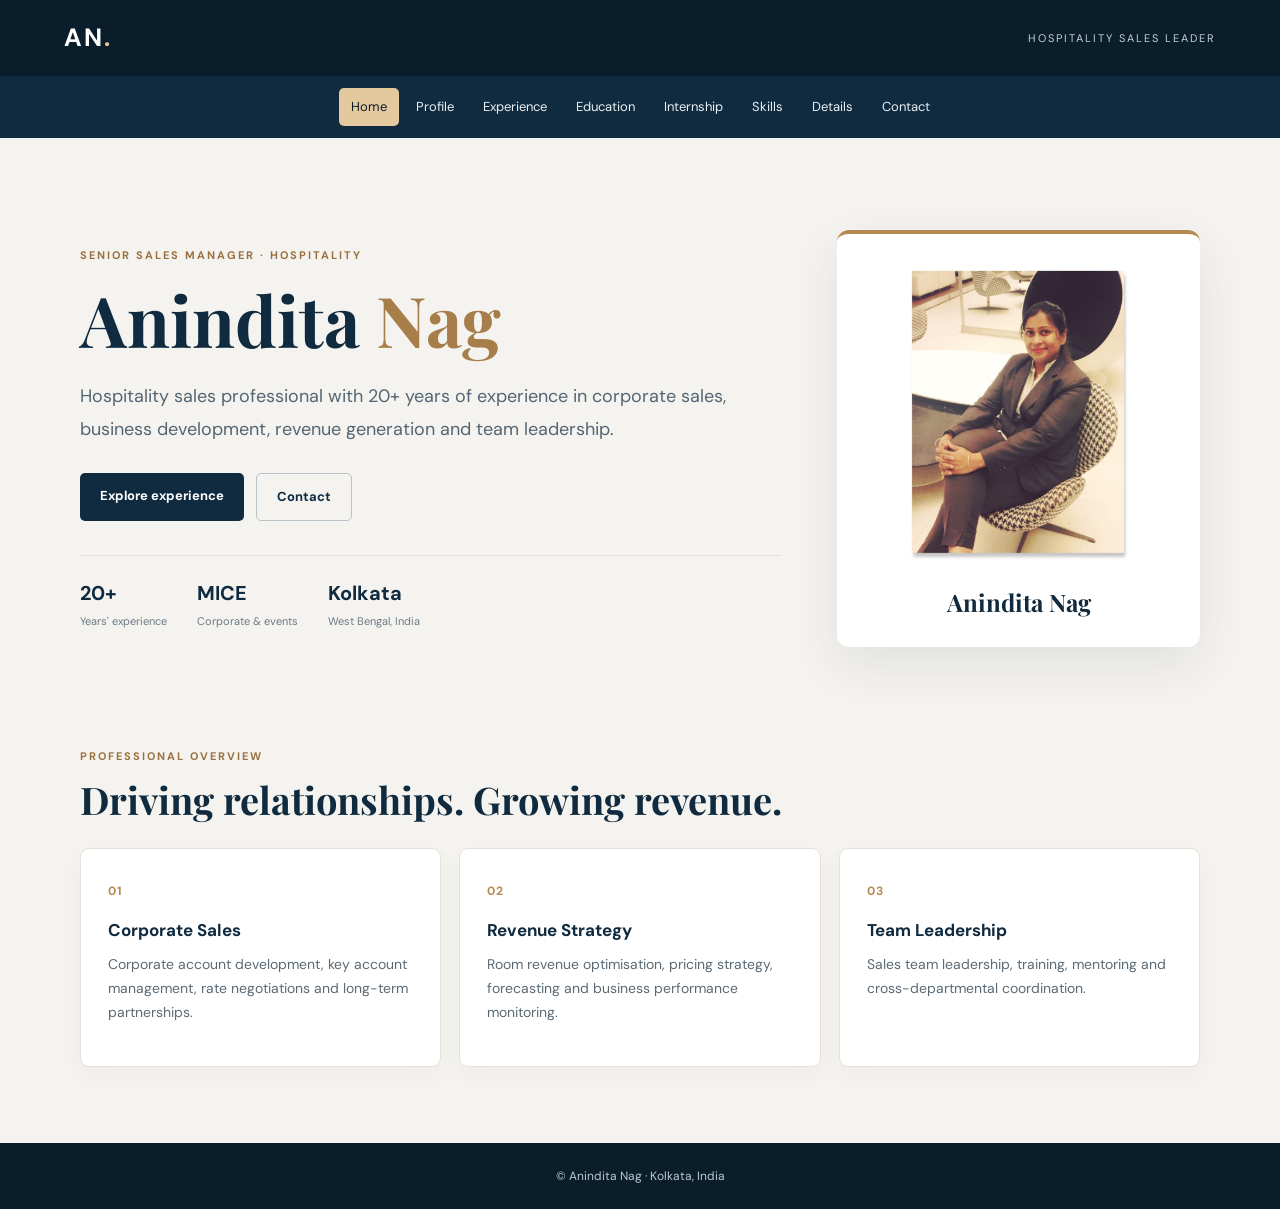
<file: anindita_cv_website/index.html>
<!DOCTYPE html>
<html lang="en">
<head>
  <meta charset="UTF-8">
  <meta name="viewport" content="width=device-width, initial-scale=1.0">
  <meta name="description" content="Professional hospitality sales profile of Anindita Nag.">
  <title>Home | Anindita Nag</title>
  <link rel="stylesheet" href="style.css">
</head>
<body>
  <header class="topbar">
    <a class="brand" href="index.html">AN<span>.</span></a>
    <div class="topbar-caption">HOSPITALITY SALES LEADER</div>
  </header>
  
<nav class="site-nav" aria-label="Main navigation">
  <a href="index.html" aria-current="page">Home</a>
  <a href="qualities.html">Profile</a>
  <a href="experience.html">Experience</a>
  <a href="academics.html">Education</a>
  <a href="internship.html">Internship</a>
  <a href="skills.html">Skills</a>
  <a href="details.html">Details</a>
  <a href="contact.html">Contact</a>
</nav>

  <main class="container">
    
<section class="hero">
  <div class="hero-copy">
    <p class="eyebrow">SENIOR SALES MANAGER · HOSPITALITY</p>
    <h1>Anindita <span>Nag</span></h1>
    <p class="lead">Hospitality sales professional with 20+ years of experience in corporate sales, business development, revenue generation and team leadership.</p>
    <div class="hero-actions">
      <a class="button button-primary" href="experience.html">Explore experience</a>
      <a class="button button-outline" href="contact.html">Contact</a>
    </div>
    <div class="quick-facts">
      <div><strong>20+</strong><span>Years' experience</span></div>
      <div><strong>MICE</strong><span>Corporate & events</span></div>
      <div><strong>Kolkata</strong><span>West Bengal, India</span></div>
    </div>
  </div>
  <div class="profile-card">
    <img src="images/replace-with-your-photo.jpg"
         alt="Anindita Nag" height = 300>

    <h2>Anindita Nag</h2>
</div>
</section>
<section class="section">
  <div class="section-heading">
    <p class="eyebrow">PROFESSIONAL OVERVIEW</p>
    <h2>Driving relationships. Growing revenue.</h2>
  </div>
  <div class="feature-grid">
    <article class="feature-card"><span class="feature-number">01</span><h3>Corporate Sales</h3><p>Corporate account development, key account management, rate negotiations and long-term partnerships.</p></article>
    <article class="feature-card"><span class="feature-number">02</span><h3>Revenue Strategy</h3><p>Room revenue optimisation, pricing strategy, forecasting and business performance monitoring.</p></article>
    <article class="feature-card"><span class="feature-number">03</span><h3>Team Leadership</h3><p>Sales team leadership, training, mentoring and cross-departmental coordination.</p></article>
  </div>
</section>

  </main>
  <footer class="footer">
    <p>© Anindita Nag · Kolkata, India</p>
  </footer>
</body>
</html>
</file>
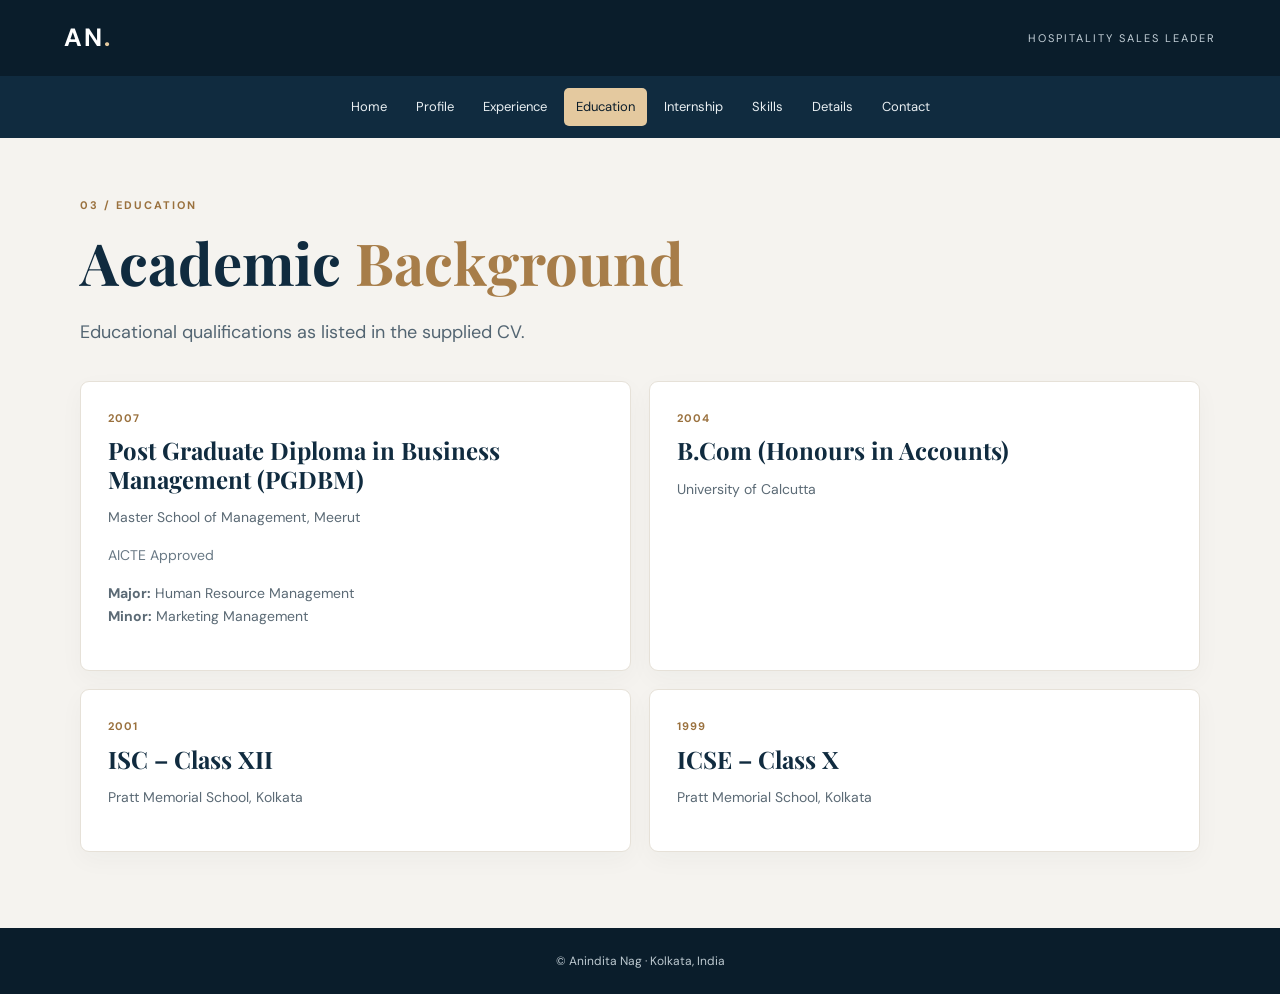
<file: anindita_cv_website/academics.html>
<!DOCTYPE html>
<html lang="en">
<head>
  <meta charset="UTF-8">
  <meta name="viewport" content="width=device-width, initial-scale=1.0">
  <meta name="description" content="Professional hospitality sales profile of Anindita Nag.">
  <title>Academic Background | Anindita Nag</title>
  <link rel="stylesheet" href="style.css">
</head>
<body>
  <header class="topbar">
    <a class="brand" href="index.html">AN<span>.</span></a>
    <div class="topbar-caption">HOSPITALITY SALES LEADER</div>
  </header>
  
<nav class="site-nav" aria-label="Main navigation">
  <a href="index.html">Home</a>
  <a href="qualities.html">Profile</a>
  <a href="experience.html">Experience</a>
  <a href="academics.html" aria-current="page">Education</a>
  <a href="internship.html">Internship</a>
  <a href="skills.html">Skills</a>
  <a href="details.html">Details</a>
  <a href="contact.html">Contact</a>
</nav>

  <main class="container">
    
<section class="page-intro"><p class="eyebrow">03 / EDUCATION</p><h1>Academic <span>Background</span></h1><p class="lead">Educational qualifications as listed in the supplied CV.</p></section>
<div class="education-grid">
<article class="content-card"><p class="date">2007</p><h2>Post Graduate Diploma in Business Management (PGDBM)</h2><p>Master School of Management, Meerut</p><p class="muted">AICTE Approved</p><p><strong>Major:</strong> Human Resource Management<br><strong>Minor:</strong> Marketing Management</p></article>
<article class="content-card"><p class="date">2004</p><h2>B.Com (Honours in Accounts)</h2><p>University of Calcutta</p></article>
<article class="content-card"><p class="date">2001</p><h2>ISC – Class XII</h2><p>Pratt Memorial School, Kolkata</p></article>
<article class="content-card"><p class="date">1999</p><h2>ICSE – Class X</h2><p>Pratt Memorial School, Kolkata</p></article>
</div>

  </main>
  <footer class="footer">
    <p>© Anindita Nag · Kolkata, India</p>
  </footer>
</body>
</html>
</file>
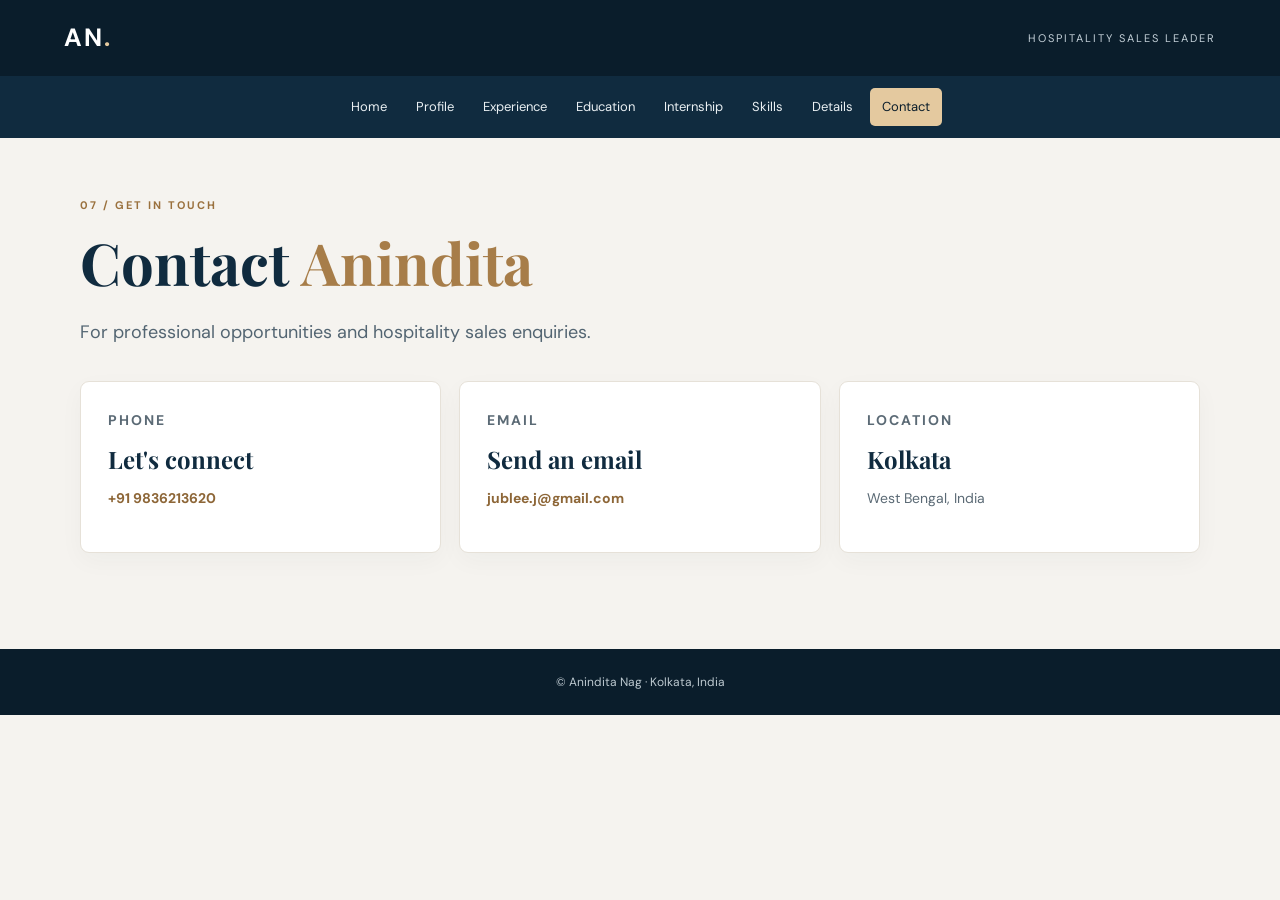
<file: anindita_cv_website/contact.html>
<!DOCTYPE html>
<html lang="en">
<head>
  <meta charset="UTF-8">
  <meta name="viewport" content="width=device-width, initial-scale=1.0">
  <meta name="description" content="Professional hospitality sales profile of Anindita Nag.">
  <title>Contact | Anindita Nag</title>
  <link rel="stylesheet" href="style.css">
</head>
<body>
  <header class="topbar">
    <a class="brand" href="index.html">AN<span>.</span></a>
    <div class="topbar-caption">HOSPITALITY SALES LEADER</div>
  </header>
  
<nav class="site-nav" aria-label="Main navigation">
  <a href="index.html">Home</a>
  <a href="qualities.html">Profile</a>
  <a href="experience.html">Experience</a>
  <a href="academics.html">Education</a>
  <a href="internship.html">Internship</a>
  <a href="skills.html">Skills</a>
  <a href="details.html">Details</a>
  <a href="contact.html" aria-current="page">Contact</a>
</nav>

  <main class="container">
    
<section class="page-intro"><p class="eyebrow">07 / GET IN TOUCH</p><h1>Contact <span>Anindita</span></h1><p class="lead">For professional opportunities and hospitality sales enquiries.</p></section>
<div class="contact-grid">
<article class="content-card"><p class="eyebrow">PHONE</p><h2>Let's connect</h2><p><a class="contact-link" href="tel:+919836213620">+91 9836213620</a></p></article>
<article class="content-card"><p class="eyebrow">EMAIL</p><h2>Send an email</h2><p><a class="contact-link" href="mailto:jublee.j@gmail.com">jublee.j@gmail.com</a></p></article>
<article class="content-card"><p class="eyebrow">LOCATION</p><h2>Kolkata</h2><p>West Bengal, India</p></article>
</div>

  </main>
  <footer class="footer">
    <p>© Anindita Nag · Kolkata, India</p>
  </footer>
</body>
</html>
</file>
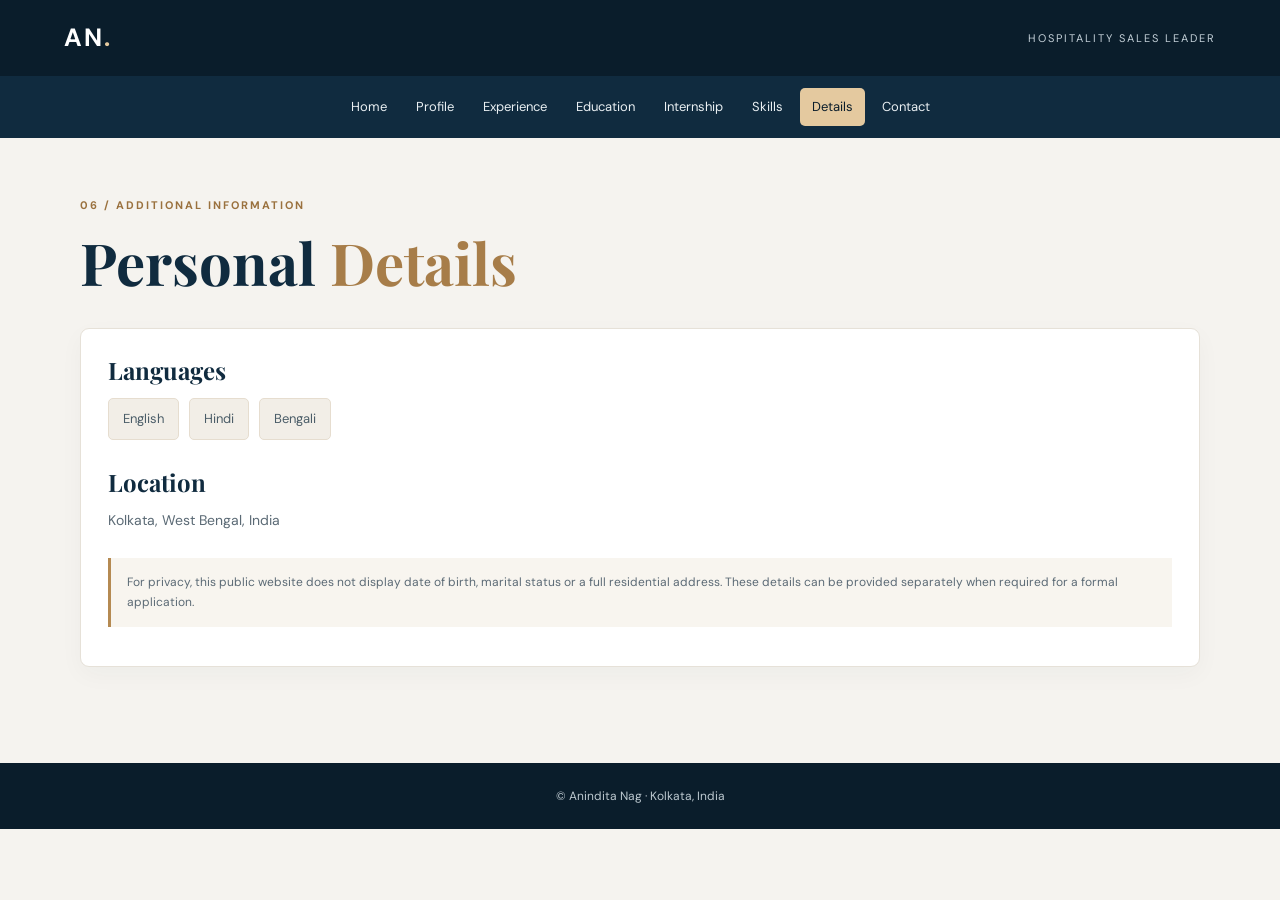
<file: anindita_cv_website/details.html>
<!DOCTYPE html>
<html lang="en">
<head>
  <meta charset="UTF-8">
  <meta name="viewport" content="width=device-width, initial-scale=1.0">
  <meta name="description" content="Professional hospitality sales profile of Anindita Nag.">
  <title>Personal Details | Anindita Nag</title>
  <link rel="stylesheet" href="style.css">
</head>
<body>
  <header class="topbar">
    <a class="brand" href="index.html">AN<span>.</span></a>
    <div class="topbar-caption">HOSPITALITY SALES LEADER</div>
  </header>
  
<nav class="site-nav" aria-label="Main navigation">
  <a href="index.html">Home</a>
  <a href="qualities.html">Profile</a>
  <a href="experience.html">Experience</a>
  <a href="academics.html">Education</a>
  <a href="internship.html">Internship</a>
  <a href="skills.html">Skills</a>
  <a href="details.html" aria-current="page">Details</a>
  <a href="contact.html">Contact</a>
</nav>

  <main class="container">
    
<section class="page-intro"><p class="eyebrow">06 / ADDITIONAL INFORMATION</p><h1>Personal <span>Details</span></h1></section>
<section class="content-card">
<h2>Languages</h2><div class="tag-list"><span>English</span><span>Hindi</span><span>Bengali</span></div>
<h2 class="subheading">Location</h2><p>Kolkata, West Bengal, India</p>
<p class="privacy-note">For privacy, this public website does not display date of birth, marital status or a full residential address. These details can be provided separately when required for a formal application.</p>
</section>

  </main>
  <footer class="footer">
    <p>© Anindita Nag · Kolkata, India</p>
  </footer>
</body>
</html>
</file>
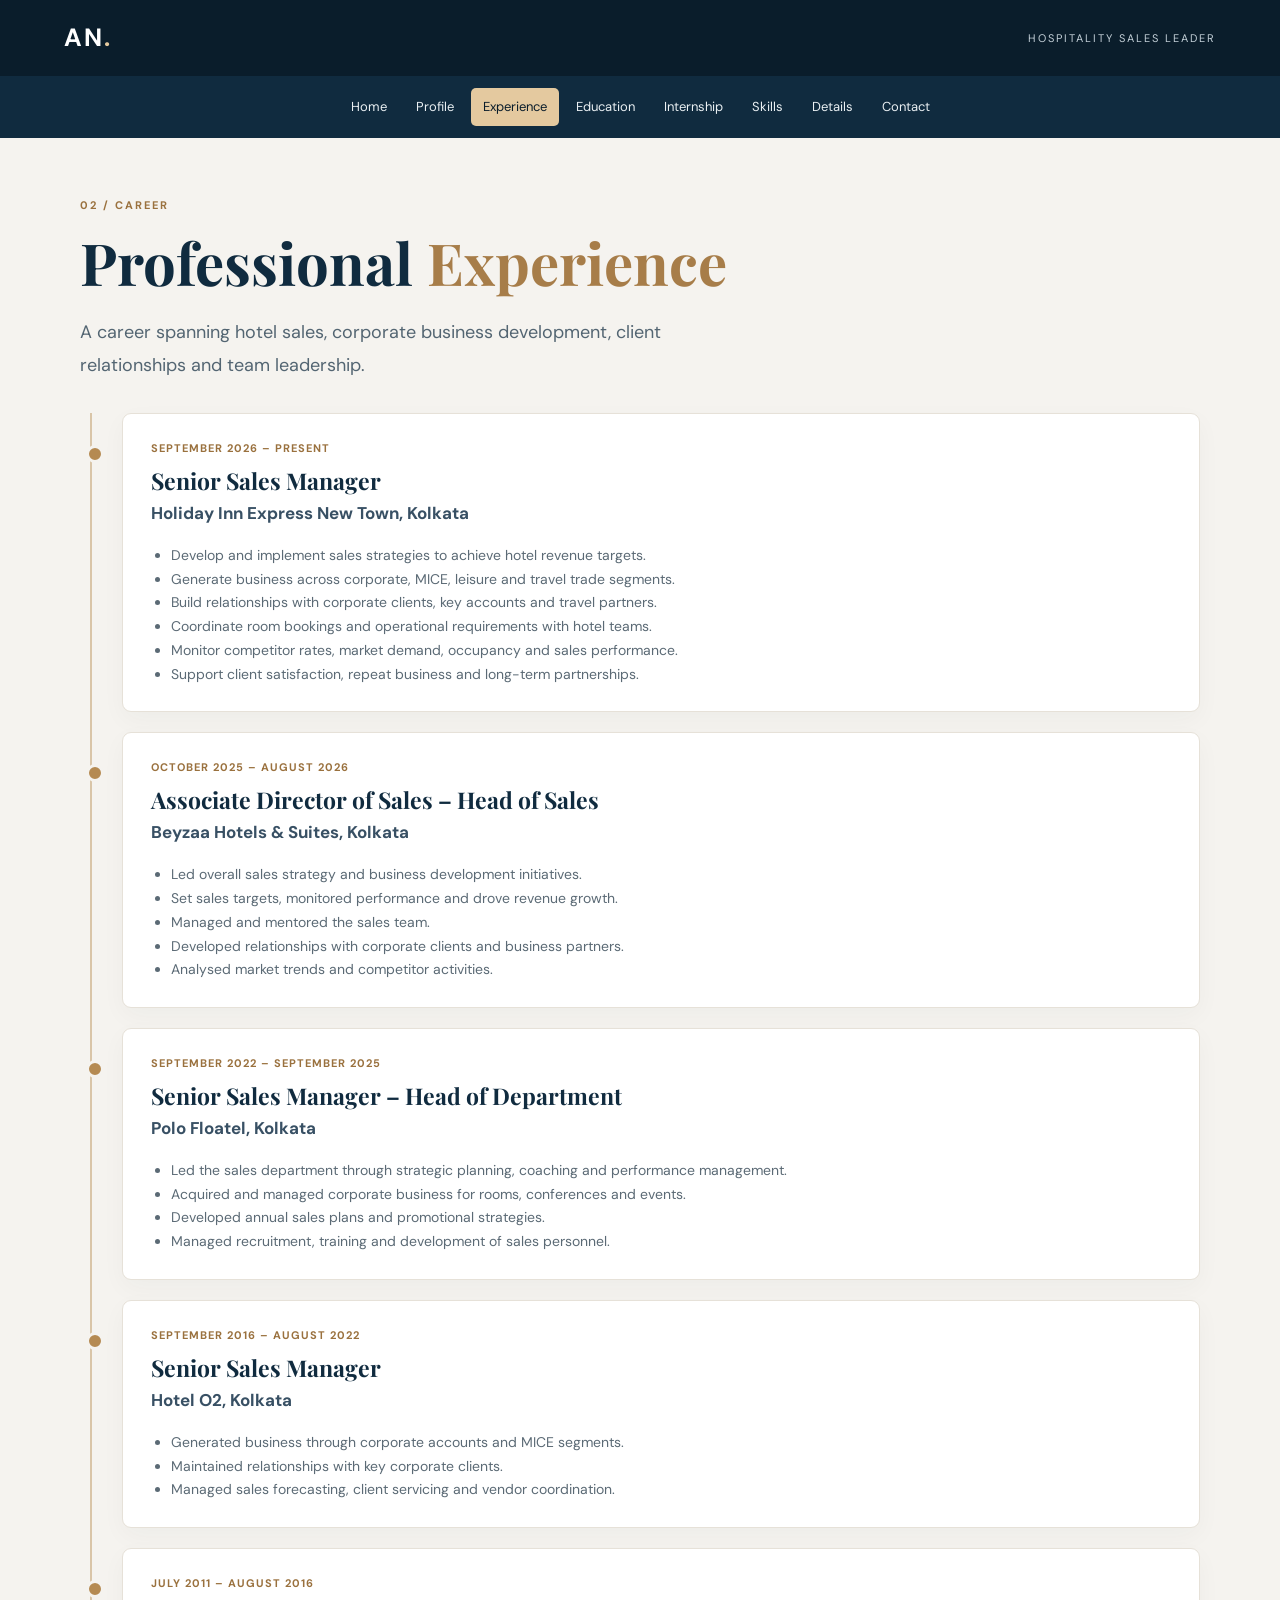
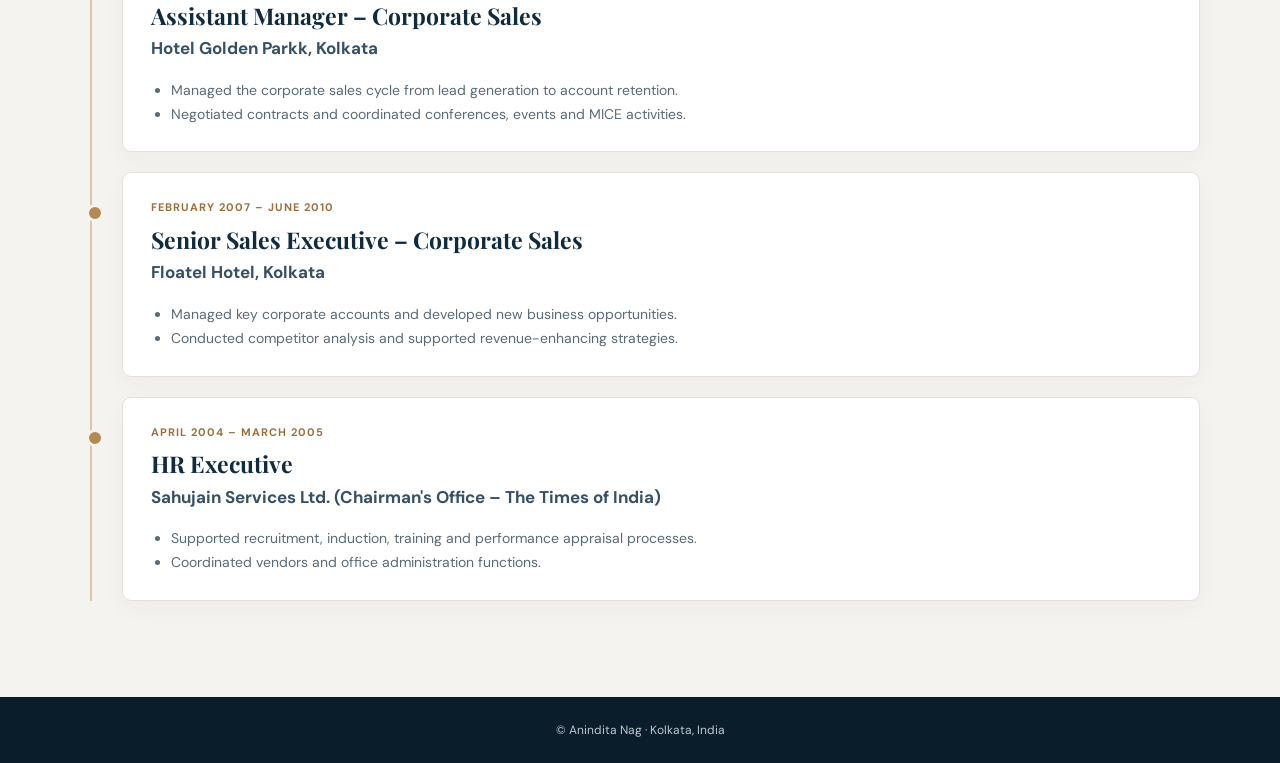
<file: anindita_cv_website/experience.html>
<!DOCTYPE html>
<html lang="en">
<head>
  <meta charset="UTF-8">
  <meta name="viewport" content="width=device-width, initial-scale=1.0">
  <meta name="description" content="Professional hospitality sales profile of Anindita Nag.">
  <title>Professional Experience | Anindita Nag</title>
  <link rel="stylesheet" href="style.css">
</head>
<body>
  <header class="topbar">
    <a class="brand" href="index.html">AN<span>.</span></a>
    <div class="topbar-caption">HOSPITALITY SALES LEADER</div>
  </header>
  
<nav class="site-nav" aria-label="Main navigation">
  <a href="index.html">Home</a>
  <a href="qualities.html">Profile</a>
  <a href="experience.html" aria-current="page">Experience</a>
  <a href="academics.html">Education</a>
  <a href="internship.html">Internship</a>
  <a href="skills.html">Skills</a>
  <a href="details.html">Details</a>
  <a href="contact.html">Contact</a>
</nav>

  <main class="container">
    
<section class="page-intro"><p class="eyebrow">02 / CAREER</p><h1>Professional <span>Experience</span></h1>
<p class="lead">A career spanning hotel sales, corporate business development, client relationships and team leadership.</p></section>
<div class="timeline">
<article class="timeline-item"><p class="date">September 2026 – Present</p><h2>Senior Sales Manager</h2><h3>Holiday Inn Express New Town, Kolkata</h3>
<ul><li>Develop and implement sales strategies to achieve hotel revenue targets.</li><li>Generate business across corporate, MICE, leisure and travel trade segments.</li><li>Build relationships with corporate clients, key accounts and travel partners.</li><li>Coordinate room bookings and operational requirements with hotel teams.</li><li>Monitor competitor rates, market demand, occupancy and sales performance.</li><li>Support client satisfaction, repeat business and long-term partnerships.</li></ul></article>
<article class="timeline-item"><p class="date">October 2025 – August 2026</p><h2>Associate Director of Sales – Head of Sales</h2><h3>Beyzaa Hotels & Suites, Kolkata</h3>
<ul><li>Led overall sales strategy and business development initiatives.</li><li>Set sales targets, monitored performance and drove revenue growth.</li><li>Managed and mentored the sales team.</li><li>Developed relationships with corporate clients and business partners.</li><li>Analysed market trends and competitor activities.</li></ul></article>
<article class="timeline-item"><p class="date">September 2022 – September 2025</p><h2>Senior Sales Manager – Head of Department</h2><h3>Polo Floatel, Kolkata</h3>
<ul><li>Led the sales department through strategic planning, coaching and performance management.</li><li>Acquired and managed corporate business for rooms, conferences and events.</li><li>Developed annual sales plans and promotional strategies.</li><li>Managed recruitment, training and development of sales personnel.</li></ul></article>
<article class="timeline-item"><p class="date">September 2016 – August 2022</p><h2>Senior Sales Manager</h2><h3>Hotel O2, Kolkata</h3>
<ul><li>Generated business through corporate accounts and MICE segments.</li><li>Maintained relationships with key corporate clients.</li><li>Managed sales forecasting, client servicing and vendor coordination.</li></ul></article>
<article class="timeline-item"><p class="date">July 2011 – August 2016</p><h2>Assistant Manager – Corporate Sales</h2><h3>Hotel Golden Parkk, Kolkata</h3>
<ul><li>Managed the corporate sales cycle from lead generation to account retention.</li><li>Negotiated contracts and coordinated conferences, events and MICE activities.</li></ul></article>
<article class="timeline-item"><p class="date">February 2007 – June 2010</p><h2>Senior Sales Executive – Corporate Sales</h2><h3>Floatel Hotel, Kolkata</h3>
<ul><li>Managed key corporate accounts and developed new business opportunities.</li><li>Conducted competitor analysis and supported revenue-enhancing strategies.</li></ul></article>
<article class="timeline-item"><p class="date">April 2004 – March 2005</p><h2>HR Executive</h2><h3>Sahujain Services Ltd. (Chairman's Office – The Times of India)</h3>
<ul><li>Supported recruitment, induction, training and performance appraisal processes.</li><li>Coordinated vendors and office administration functions.</li></ul></article>
</div>

  </main>
  <footer class="footer">
    <p>© Anindita Nag · Kolkata, India</p>
  </footer>
</body>
</html>
</file>
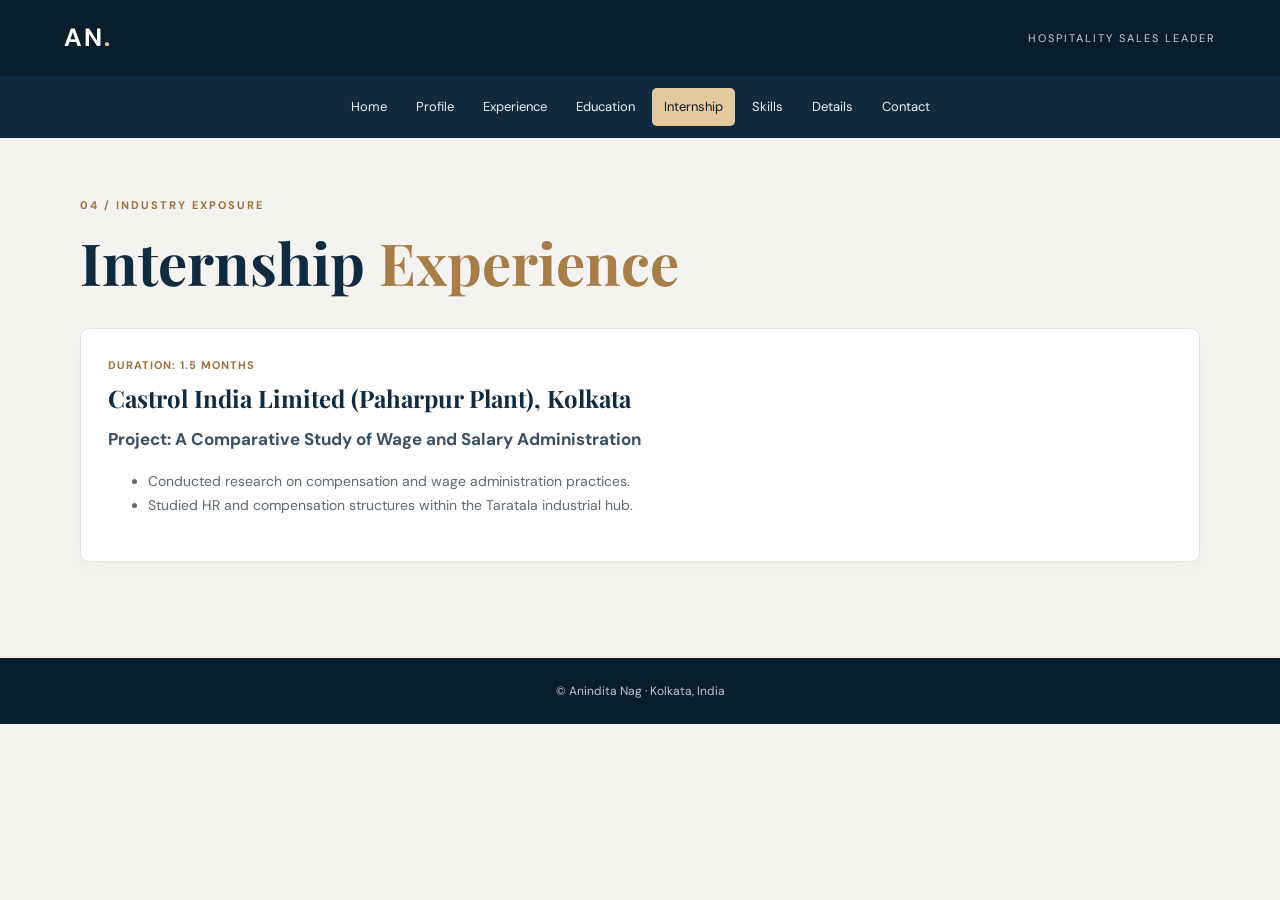
<file: anindita_cv_website/internship.html>
<!DOCTYPE html>
<html lang="en">
<head>
  <meta charset="UTF-8">
  <meta name="viewport" content="width=device-width, initial-scale=1.0">
  <meta name="description" content="Professional hospitality sales profile of Anindita Nag.">
  <title>Internship | Anindita Nag</title>
  <link rel="stylesheet" href="style.css">
</head>
<body>
  <header class="topbar">
    <a class="brand" href="index.html">AN<span>.</span></a>
    <div class="topbar-caption">HOSPITALITY SALES LEADER</div>
  </header>
  
<nav class="site-nav" aria-label="Main navigation">
  <a href="index.html">Home</a>
  <a href="qualities.html">Profile</a>
  <a href="experience.html">Experience</a>
  <a href="academics.html">Education</a>
  <a href="internship.html" aria-current="page">Internship</a>
  <a href="skills.html">Skills</a>
  <a href="details.html">Details</a>
  <a href="contact.html">Contact</a>
</nav>

  <main class="container">
    
<section class="page-intro"><p class="eyebrow">04 / INDUSTRY EXPOSURE</p><h1>Internship <span>Experience</span></h1></section>
<article class="content-card">
<p class="date">Duration: 1.5 months</p><h2>Castrol India Limited (Paharpur Plant), Kolkata</h2>
<h3>Project: A Comparative Study of Wage and Salary Administration</h3>
<ul><li>Conducted research on compensation and wage administration practices.</li><li>Studied HR and compensation structures within the Taratala industrial hub.</li></ul>
</article>

  </main>
  <footer class="footer">
    <p>© Anindita Nag · Kolkata, India</p>
  </footer>
</body>
</html>
</file>
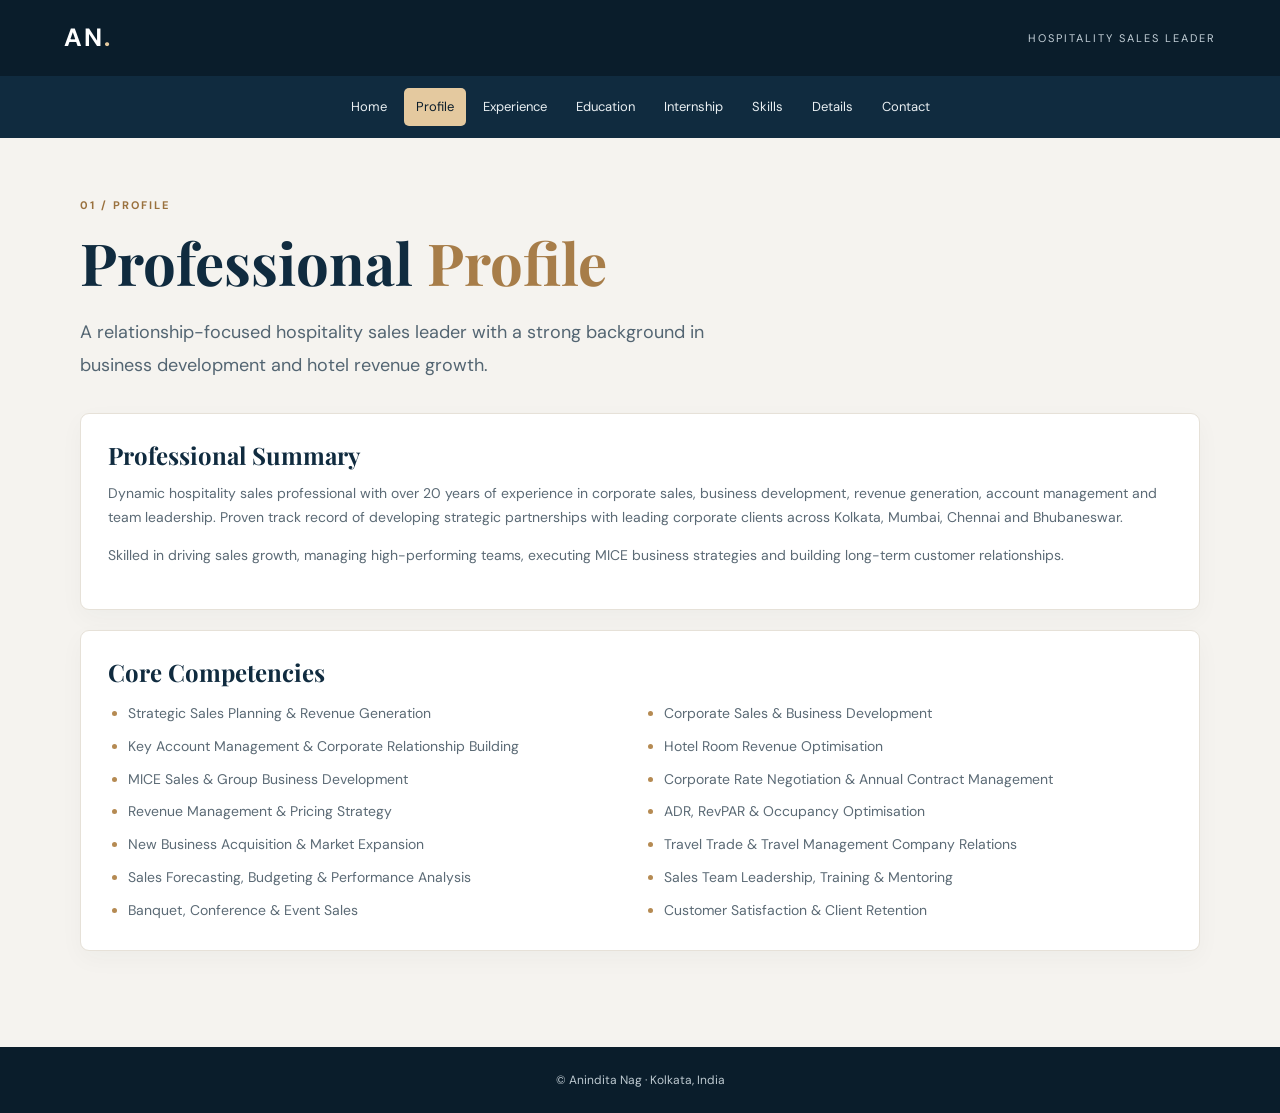
<file: anindita_cv_website/qualities.html>
<!DOCTYPE html>
<html lang="en">
<head>
  <meta charset="UTF-8">
  <meta name="viewport" content="width=device-width, initial-scale=1.0">
  <meta name="description" content="Professional hospitality sales profile of Anindita Nag.">
  <title>Professional Profile | Anindita Nag</title>
  <link rel="stylesheet" href="style.css">
</head>
<body>
  <header class="topbar">
    <a class="brand" href="index.html">AN<span>.</span></a>
    <div class="topbar-caption">HOSPITALITY SALES LEADER</div>
  </header>
  
<nav class="site-nav" aria-label="Main navigation">
  <a href="index.html">Home</a>
  <a href="qualities.html" aria-current="page">Profile</a>
  <a href="experience.html">Experience</a>
  <a href="academics.html">Education</a>
  <a href="internship.html">Internship</a>
  <a href="skills.html">Skills</a>
  <a href="details.html">Details</a>
  <a href="contact.html">Contact</a>
</nav>

  <main class="container">
    
<section class="page-intro"><p class="eyebrow">01 / PROFILE</p><h1>Professional <span>Profile</span></h1>
<p class="lead">A relationship-focused hospitality sales leader with a strong background in business development and hotel revenue growth.</p></section>
<section class="content-card">
<h2>Professional Summary</h2>
<p>Dynamic hospitality sales professional with over 20 years of experience in corporate sales, business development, revenue generation, account management and team leadership. Proven track record of developing strategic partnerships with leading corporate clients across Kolkata, Mumbai, Chennai and Bhubaneswar.</p>
<p>Skilled in driving sales growth, managing high-performing teams, executing MICE business strategies and building long-term customer relationships.</p>
</section>
<section class="content-card"><h2>Core Competencies</h2>
<ul class="skill-list">
<li>Strategic Sales Planning & Revenue Generation</li><li>Corporate Sales & Business Development</li>
<li>Key Account Management & Corporate Relationship Building</li><li>Hotel Room Revenue Optimisation</li>
<li>MICE Sales & Group Business Development</li><li>Corporate Rate Negotiation & Annual Contract Management</li>
<li>Revenue Management & Pricing Strategy</li><li>ADR, RevPAR & Occupancy Optimisation</li>
<li>New Business Acquisition & Market Expansion</li><li>Travel Trade & Travel Management Company Relations</li>
<li>Sales Forecasting, Budgeting & Performance Analysis</li><li>Sales Team Leadership, Training & Mentoring</li>
<li>Banquet, Conference & Event Sales</li><li>Customer Satisfaction & Client Retention</li>
</ul></section>

  </main>
  <footer class="footer">
    <p>© Anindita Nag · Kolkata, India</p>
  </footer>
</body>
</html>
</file>
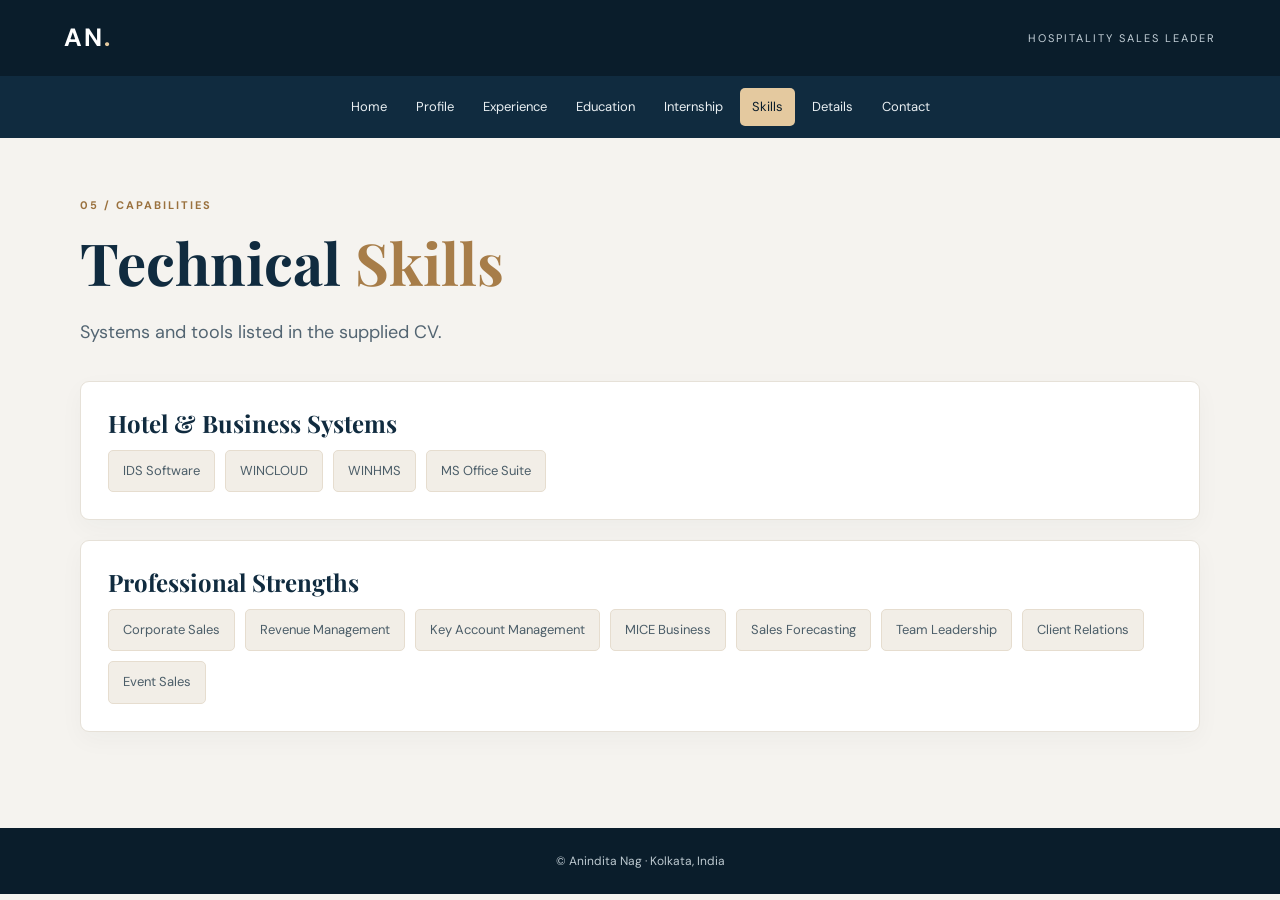
<file: anindita_cv_website/skills.html>
<!DOCTYPE html>
<html lang="en">
<head>
  <meta charset="UTF-8">
  <meta name="viewport" content="width=device-width, initial-scale=1.0">
  <meta name="description" content="Professional hospitality sales profile of Anindita Nag.">
  <title>Technical Skills | Anindita Nag</title>
  <link rel="stylesheet" href="style.css">
</head>
<body>
  <header class="topbar">
    <a class="brand" href="index.html">AN<span>.</span></a>
    <div class="topbar-caption">HOSPITALITY SALES LEADER</div>
  </header>
  
<nav class="site-nav" aria-label="Main navigation">
  <a href="index.html">Home</a>
  <a href="qualities.html">Profile</a>
  <a href="experience.html">Experience</a>
  <a href="academics.html">Education</a>
  <a href="internship.html">Internship</a>
  <a href="skills.html" aria-current="page">Skills</a>
  <a href="details.html">Details</a>
  <a href="contact.html">Contact</a>
</nav>

  <main class="container">
    
<section class="page-intro"><p class="eyebrow">05 / CAPABILITIES</p><h1>Technical <span>Skills</span></h1><p class="lead">Systems and tools listed in the supplied CV.</p></section>
<section class="content-card"><h2>Hotel & Business Systems</h2><div class="tag-list"><span>IDS Software</span><span>WINCLOUD</span><span>WINHMS</span><span>MS Office Suite</span></div></section>
<section class="content-card"><h2>Professional Strengths</h2><div class="tag-list"><span>Corporate Sales</span><span>Revenue Management</span><span>Key Account Management</span><span>MICE Business</span><span>Sales Forecasting</span><span>Team Leadership</span><span>Client Relations</span><span>Event Sales</span></div></section>

  </main>
  <footer class="footer">
    <p>© Anindita Nag · Kolkata, India</p>
  </footer>
</body>
</html>
</file>
<file: anindita_cv_website/style.css>
@import url('https://fonts.googleapis.com/css2?family=DM+Sans:wght@400;500;600;700&family=Playfair+Display:wght@600;700&display=swap');

:root {
  --navy: #102b3f;
  --navy-deep: #0a1d2b;
  --teal: #b58a52;
  --teal-light: #e4c99f;
  --paper: #f5f3ef;
  --white: #ffffff;
  --ink: #203342;
  --muted: #697985;
  --line: #e6e1d8;
  --shadow: 0 18px 50px rgba(16, 43, 63, .09);
}

* { box-sizing: border-box; }
html { scroll-behavior: smooth; }
body {
  margin: 0;
  color: var(--ink);
  background: var(--paper);
  font-family: 'DM Sans', Arial, sans-serif;
  line-height: 1.7;
}
a { color: inherit; }
.topbar {
  min-height: 76px;
  padding: 16px max(5vw, 22px);
  display: flex;
  align-items: center;
  justify-content: space-between;
  background: var(--navy-deep);
  color: white;
}
.brand {
  color: white; text-decoration: none; font-weight: 700;
  font-size: 25px; letter-spacing: 2px;
}
.brand span { color: var(--teal-light); }
.topbar-caption { color: #c4d0d8; font-size: 11px; letter-spacing: 2px; }
.site-nav {
  display: flex; justify-content: center; flex-wrap: wrap; gap: 5px;
  padding: 12px 18px; background: var(--navy);
}
.site-nav a {
  color: #eaf0f3; text-decoration: none; font-size: 13px;
  padding: 8px 12px; border-radius: 5px; transition: .2s ease;
}
.site-nav a:hover, .site-nav a[aria-current="page"] {
  color: var(--navy-deep); background: var(--teal-light);
}
.container { width: min(1120px, calc(100% - 44px)); margin: 0 auto; padding: 58px 0 76px; }
.hero {
  display: grid; grid-template-columns: 1.45fr .75fr; gap: 56px;
  align-items: center; padding: 34px 0 68px;
}
.eyebrow { color: #9a713e; font-size: 11px; font-weight: 700; letter-spacing: 2px; text-transform: uppercase; margin: 0 0 13px; }
h1, h2, h3, p { margin-top: 0; }
h1, h2 { font-family: 'Playfair Display', Georgia, serif; line-height: 1.18; }
h1 { color: var(--navy); font-size: clamp(42px, 6vw, 70px); margin-bottom: 20px; }
h1 span { color: #a77d49; }
h2 { color: var(--navy); font-size: 27px; margin-bottom: 13px; }
h3 { color: #385064; font-size: 17px; margin-bottom: 10px; }
.lead { color: #536572; font-size: 18px; max-width: 690px; line-height: 1.8; }
.hero-copy .lead { max-width: 650px; }
.hero-actions { display: flex; flex-wrap: wrap; gap: 12px; margin: 28px 0 34px; }
.button { display: inline-block; padding: 12px 20px; border-radius: 5px; text-decoration: none; font-weight: 700; font-size: 13px; transition: .2s; }
.button-primary { color: white; background: var(--navy); }
.button-primary:hover { background: #214b66; transform: translateY(-2px); }
.button-outline { color: var(--navy); border: 1px solid #b9c2c8; }
.button-outline:hover { border-color: var(--teal); background: #fff; }
.quick-facts { display: flex; flex-wrap: wrap; gap: 30px; padding-top: 20px; border-top: 1px solid var(--line); }
.quick-facts div { display: grid; gap: 2px; }
.quick-facts strong { color: var(--navy); font-size: 20px; }
.quick-facts span { color: var(--muted); font-size: 11px; }
.profile-card {
  background: white; border-radius: 12px; padding: 28px; text-align: center;
  box-shadow: var(--shadow); border-top: 4px solid var(--teal);
}
.portrait { width: 170px; height: 190px; object-fit: cover; object-position: center top; border-radius: 8px; background: #e8e5df; }
.profile-card h2 { margin: 18px 0 2px; font-size: 24px; }
.profile-card p { color: var(--muted); font-size: 13px; margin-bottom: 7px; }
.profile-card a { text-decoration: none; color: var(--navy); }
.profile-line { width: 42px; height: 2px; background: var(--teal); margin: 18px auto; }
.small-label { letter-spacing: 2px; font-size: 10px !important; font-weight: 700; }
.section { padding-top: 32px; }
.section-heading { margin-bottom: 25px; }
.section-heading h2 { font-size: clamp(27px, 4vw, 38px); }
.feature-grid, .education-grid, .contact-grid { display: grid; grid-template-columns: repeat(3, 1fr); gap: 18px; }
.feature-card, .content-card {
  background: white; padding: 27px; border: 1px solid var(--line);
  border-radius: 9px; box-shadow: 0 8px 25px rgba(16,43,63,.035);
}
.feature-number { color: var(--teal); font-size: 12px; font-weight: 700; letter-spacing: 1px; }
.feature-card h3 { margin: 13px 0 8px; color: var(--navy); }
.feature-card p, .content-card p, li { color: #5b6a75; font-size: 14px; }
.page-intro { margin-bottom: 32px; }
.page-intro h1 { font-size: clamp(38px, 5vw, 58px); }
.content-card { margin-bottom: 20px; }
.content-card h2 { font-size: 24px; }
.skill-list { display: grid; grid-template-columns: repeat(2, 1fr); gap: 9px 28px; padding-left: 20px; margin-bottom: 0; }
.skill-list li::marker { color: var(--teal); }
.timeline { border-left: 2px solid #d9c5a8; margin-left: 10px; padding-left: 30px; }
.timeline-item { position: relative; background: white; border: 1px solid var(--line); border-radius: 9px; padding: 25px 28px; margin-bottom: 20px; box-shadow: 0 8px 25px rgba(16,43,63,.035); }
.timeline-item::before { content: ""; position: absolute; width: 12px; height: 12px; border-radius: 50%; background: var(--teal); left: -37px; top: 31px; border: 3px solid var(--paper); }
.timeline-item h2 { font-size: 23px; margin-bottom: 5px; }
.timeline-item h3 { margin-bottom: 13px; }
.timeline-item ul { padding-left: 20px; margin-bottom: 0; }
.date { color: #9a713e !important; font-size: 11px !important; font-weight: 700; letter-spacing: 1px; text-transform: uppercase; margin-bottom: 9px; }
.education-grid { grid-template-columns: repeat(2, 1fr); }
.education-grid .content-card { margin: 0; }
.muted { color: var(--muted) !important; }
.tag-list { display: flex; flex-wrap: wrap; gap: 10px; }
.tag-list span { background: #f2eee7; border: 1px solid #e6ddcf; color: #4b5d68; padding: 9px 14px; border-radius: 5px; font-size: 13px; }
.subheading { margin-top: 28px; }
.privacy-note { margin-top: 25px; padding: 14px 16px; background: #f8f5ef; border-left: 3px solid var(--teal); font-size: 12px !important; }
.contact-grid { grid-template-columns: repeat(3, 1fr); }
.contact-link { color: #8d6637; font-weight: 700; text-decoration: none; overflow-wrap: anywhere; }
.footer { text-align: center; padding: 23px; background: var(--navy-deep); color: #bdc9d0; font-size: 12px; }
.footer p { margin: 0; }
@media (max-width: 800px) {
  .hero { grid-template-columns: 1fr; gap: 30px; }
  .profile-card { max-width: 430px; }
  .feature-grid, .contact-grid { grid-template-columns: 1fr 1fr; }
}
@media (max-width: 600px) {
  .topbar { min-height: 64px; }
  .topbar-caption { font-size: 9px; letter-spacing: 1px; }
  .site-nav { justify-content: flex-start; gap: 2px; }
  .site-nav a { font-size: 12px; padding: 7px 9px; }
  .container { width: min(100% - 30px, 560px); padding: 38px 0 52px; }
  .hero { padding-top: 12px; }
  h1 { font-size: 43px; }
  .lead { font-size: 16px; }
  .quick-facts { gap: 18px; }
  .feature-grid, .education-grid, .contact-grid, .skill-list { grid-template-columns: 1fr; }
  .feature-card, .content-card { padding: 21px; }
  .timeline { padding-left: 22px; margin-left: 5px; }
  .timeline-item { padding: 21px 18px; }
  .timeline-item::before { left: -29px; }
  .portrait { width: 150px; height: 170px; }
}
</file>
